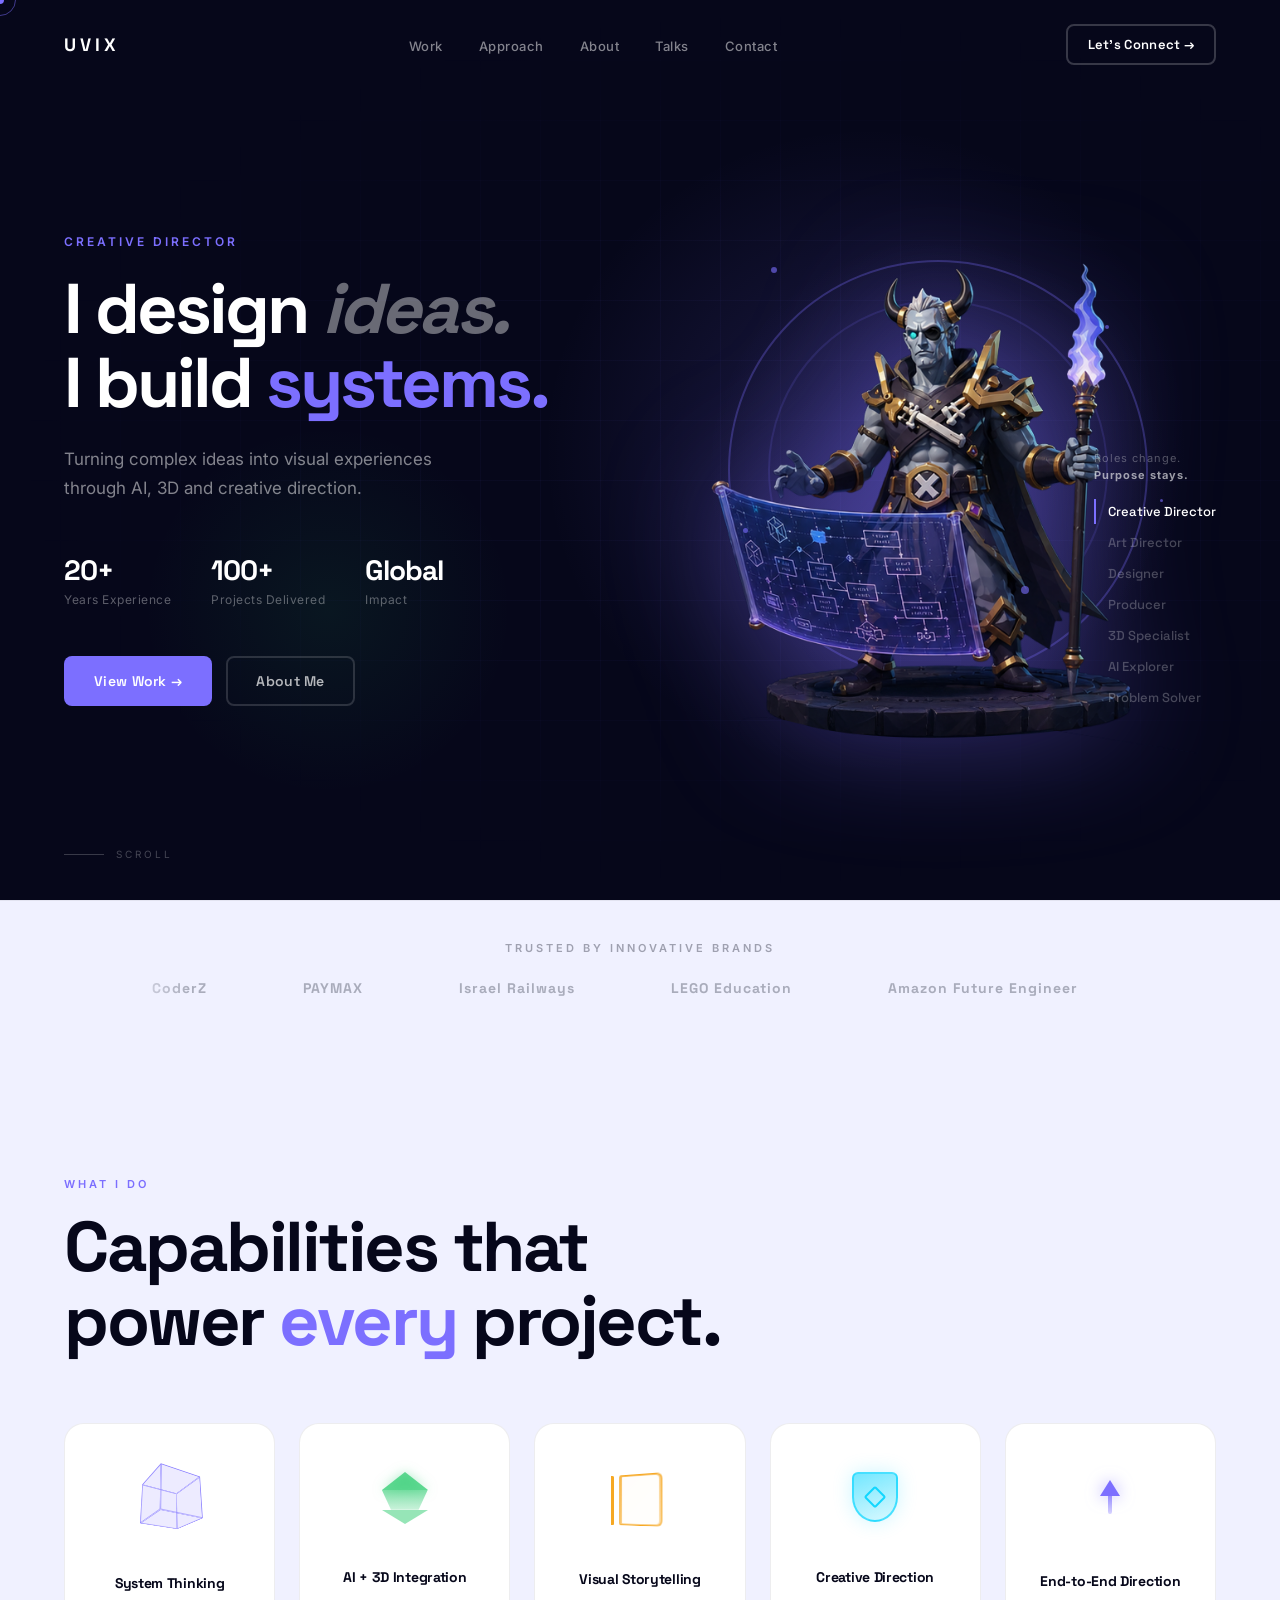
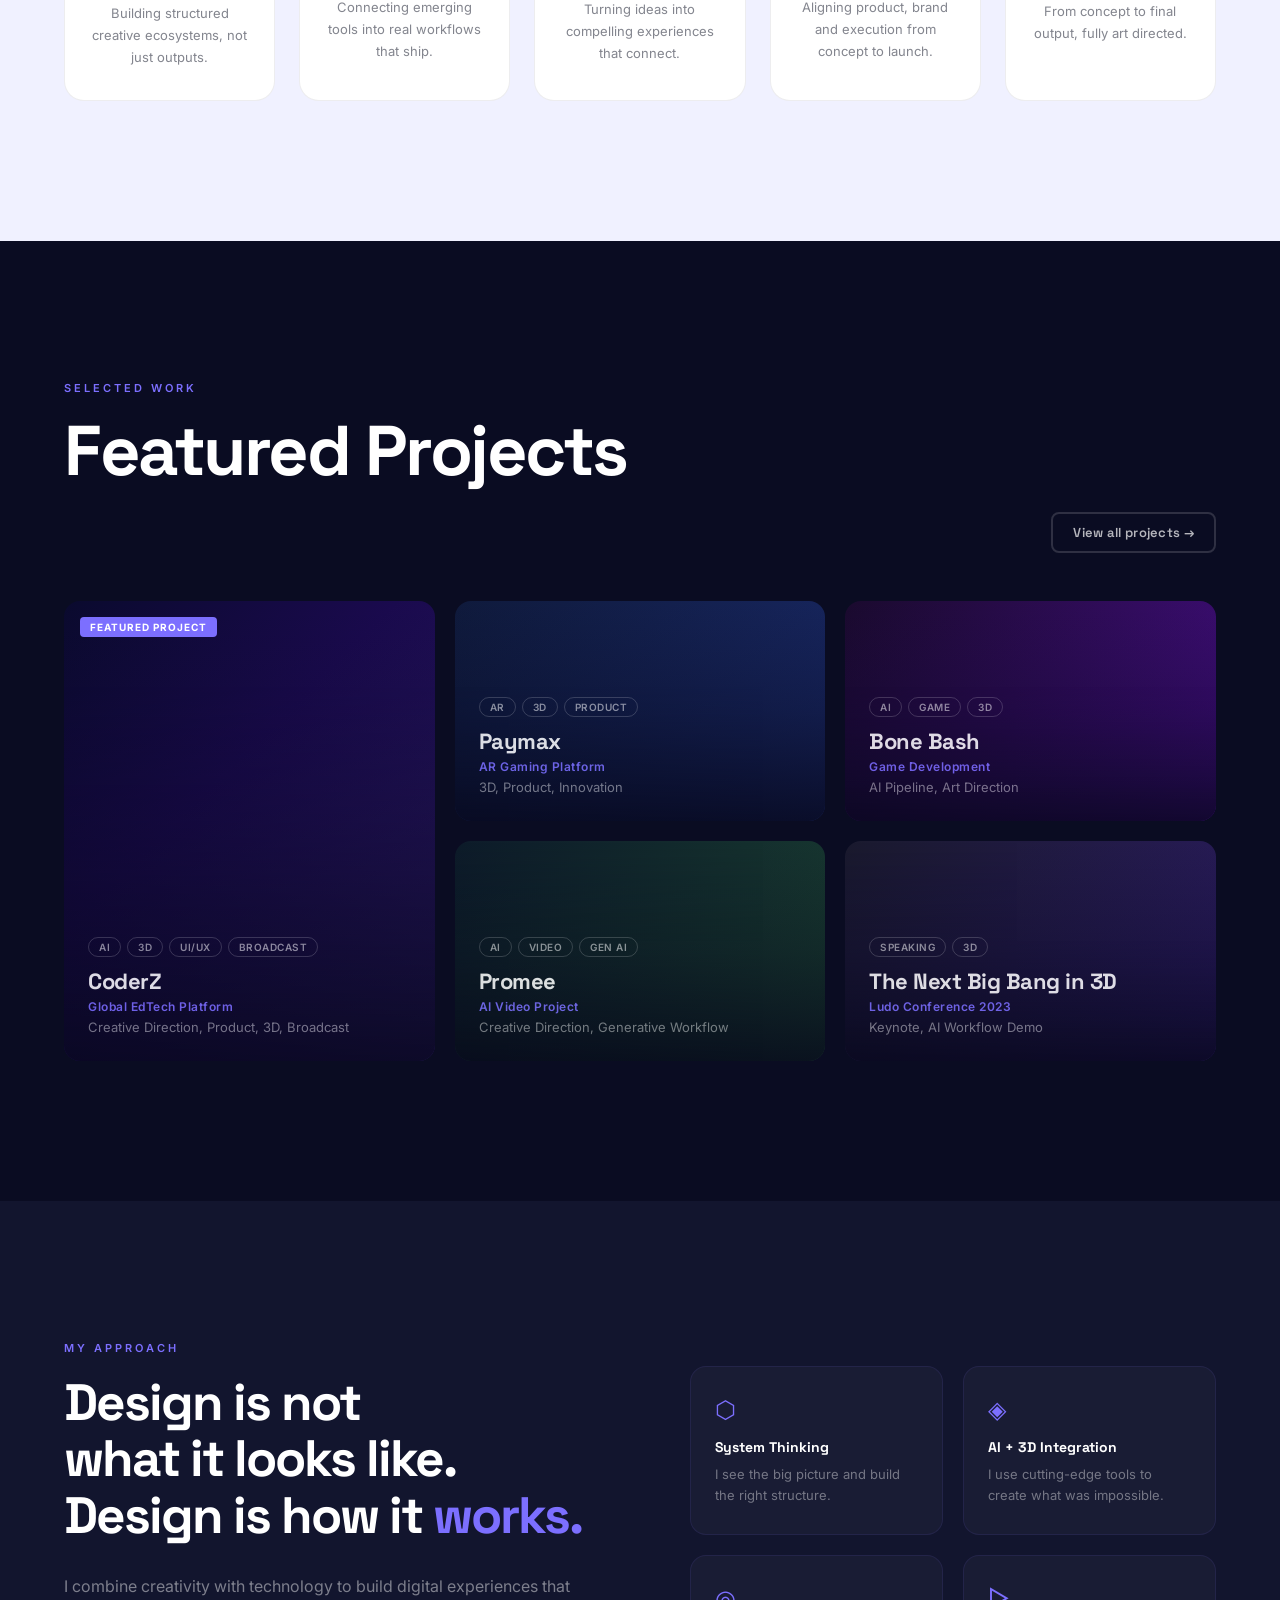
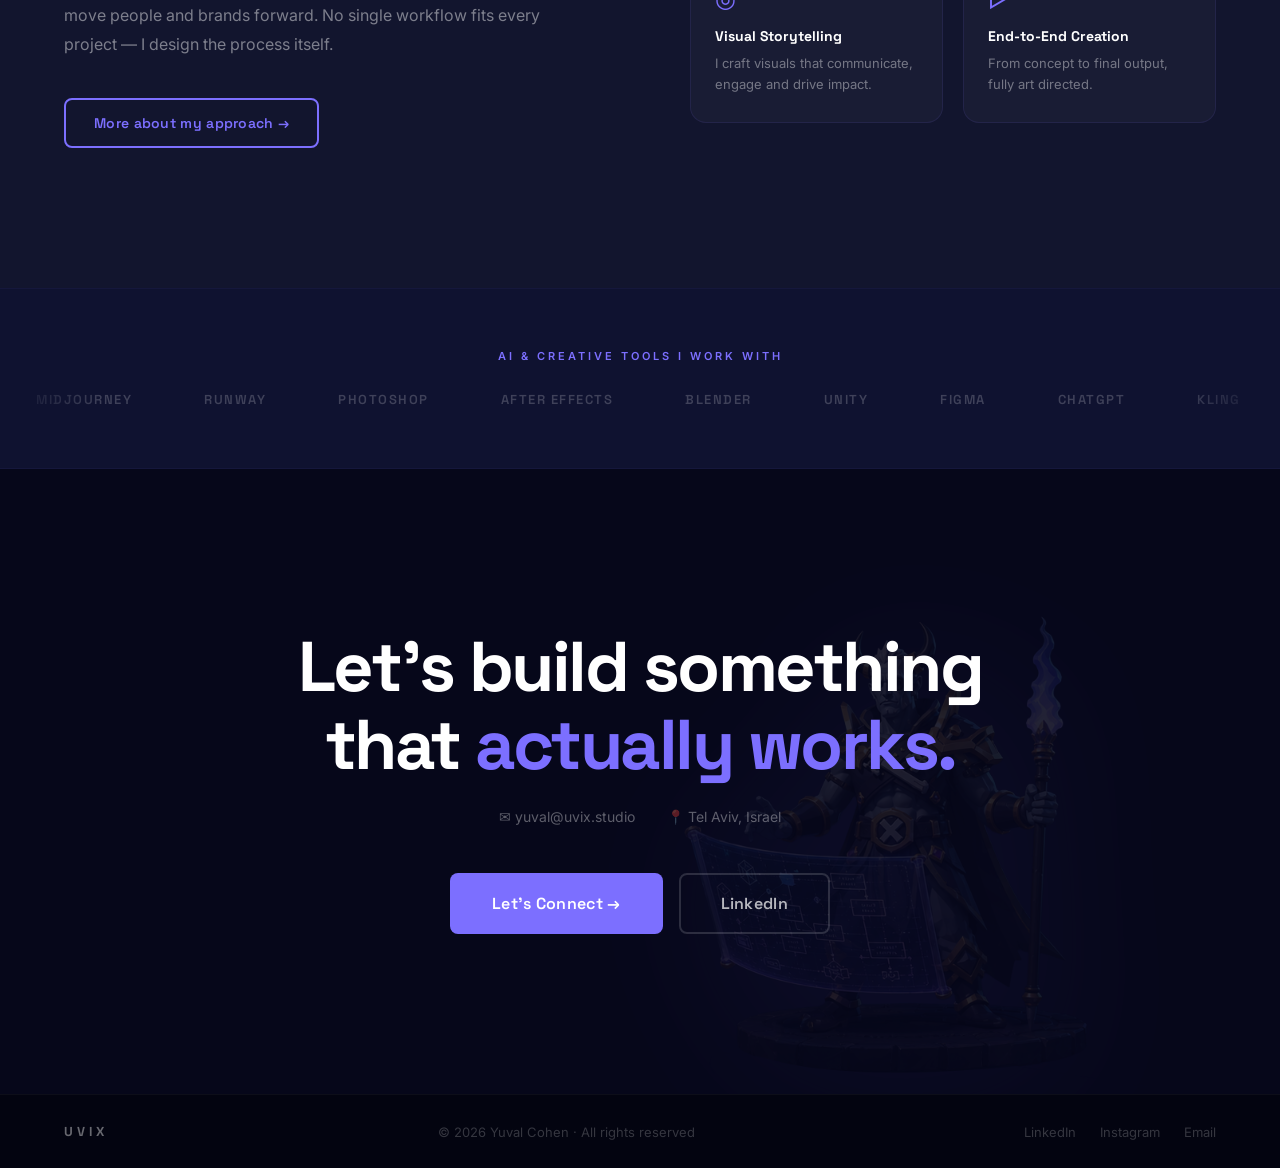
<file: index2.html>
<!DOCTYPE html>
<html lang="en">
<head>
  <meta charset="UTF-8" />
  <meta name="viewport" content="width=device-width, initial-scale=1.0" />
  <title>Yuval Cohen — Creative Director</title>
  <link rel="preconnect" href="https://fonts.googleapis.com" />
  <link rel="preconnect" href="https://fonts.gstatic.com" crossorigin />
  <link href="https://fonts.googleapis.com/css2?family=Space+Grotesk:wght@300;400;500;600;700;800&family=Inter:wght@300;400;500;600&display=swap" rel="stylesheet" />
  <link rel="stylesheet" href="style2.css" />
</head>
<body>

  <!-- CUSTOM CURSOR -->
  <div class="cursor" id="cursor"></div>
  <div class="cursor-follower" id="cursor-follower"></div>

  <!-- NAV -->
  <nav class="nav" id="nav">
    <div class="nav-logo">UVIX</div>
    <ul class="nav-links">
      <li><a href="#work">Work</a></li>
      <li><a href="#approach">Approach</a></li>
      <li><a href="#about">About</a></li>
      <li><a href="#talks">Talks</a></li>
      <li><a href="#contact">Contact</a></li>
    </ul>
    <a href="mailto:yuval@uvixstudio.com" class="btn btn--nav">Let's Connect →</a>
  </nav>

  <!-- ===================== HERO ===================== -->
  <section class="hero" id="hero">

    <!-- Background layers -->
    <div class="hero-bg">
      <div class="hero-bg__glow hero-bg__glow--1"></div>
      <div class="hero-bg__glow hero-bg__glow--2"></div>
      <div class="hero-bg__grid"></div>
    </div>

    <!-- Left: Text -->
    <div class="hero-content">
      <p class="hero-eyebrow" data-reveal>CREATIVE DIRECTOR</p>
      <h1 class="hero-headline" data-reveal>
        <span class="hero-headline__line">I design <em>ideas.</em></span>
        <span class="hero-headline__line">I build <em class="accent">systems.</em></span>
      </h1>
      <p class="hero-sub" data-reveal>
        Turning complex ideas into visual experiences<br/>through AI, 3D and creative direction.
      </p>

      <!-- Stats row -->
      <div class="hero-stats" data-reveal>
        <div class="stat">
          <span class="stat__num">20+</span>
          <span class="stat__label">Years Experience</span>
        </div>
        <div class="stat">
          <span class="stat__num">100+</span>
          <span class="stat__label">Projects Delivered</span>
        </div>
        <div class="stat">
          <span class="stat__num">Global</span>
          <span class="stat__label">Impact</span>
        </div>
      </div>

      <div class="hero-actions" data-reveal>
        <a href="#work" class="btn btn--primary">View Work →</a>
        <a href="#about" class="btn btn--ghost">About Me</a>
      </div>
    </div>

    <!-- Right: Character stage -->
    <div class="hero-char-stage" id="hero-char-stage">
      <!-- Portal glow -->
      <div class="portal-ring"></div>
      <div class="portal-ring portal-ring--2"></div>
      <div class="portal-glow"></div>

      <!-- Characters (scroll-driven) -->
      <img src="assets/characters/architect.png"
           alt="The Architect" class="hero-char hero-char--active" id="hc-0"
           onerror="this.style.display='none'" />
      <img src="assets/characters/alchemist-cut.png"
           alt="The Alchemist" class="hero-char" id="hc-1"
           onerror="this.style.display='none'" />
      <img src="assets/characters/engineer-cut.png"
           alt="The Engineer" class="hero-char" id="hc-2"
           onerror="this.style.display='none'" />
      <img src="assets/characters/storyteller-cut.png"
           alt="The Storyteller" class="hero-char" id="hc-3"
           onerror="this.style.display='none'" />

      <!-- Floating particles -->
      <div class="particle" style="--x:20%;--y:15%;--s:6px;--d:2.1s"></div>
      <div class="particle" style="--x:80%;--y:25%;--s:4px;--d:3.4s"></div>
      <div class="particle" style="--x:65%;--y:70%;--s:8px;--d:1.8s"></div>
      <div class="particle" style="--x:15%;--y:60%;--s:5px;--d:2.7s"></div>
      <div class="particle" style="--x:90%;--y:55%;--s:3px;--d:4.1s"></div>
    </div>

    <!-- Roles sidebar -->
    <div class="roles-sidebar" data-reveal>
      <p class="roles-sidebar__label">Roles change.<br/><strong>Purpose stays.</strong></p>
      <ul class="roles-list" id="roles-list">
        <li class="role-item role-item--active" data-role="0">Creative Director</li>
        <li class="role-item" data-role="1">Art Director</li>
        <li class="role-item" data-role="2">Designer</li>
        <li class="role-item" data-role="3">Producer</li>
        <li class="role-item" data-role="4">3D Specialist</li>
        <li class="role-item" data-role="5">AI Explorer</li>
        <li class="role-item" data-role="6">Problem Solver</li>
      </ul>
    </div>

    <!-- Scroll hint -->
    <div class="scroll-hint">
      <span class="scroll-hint__line"></span>
      <span class="scroll-hint__text">SCROLL</span>
    </div>

  </section>

  <!-- ===================== TRUSTED BY ===================== -->
  <section class="trusted">
    <div class="trusted__inner">
      <p class="trusted__label">TRUSTED BY INNOVATIVE BRANDS</p>
      <div class="logo-track-wrap">
        <div class="logo-track">
          <span class="logo-item logo-item--text">CoderZ</span>
          <span class="logo-item logo-item--text">PAYMAX</span>
          <span class="logo-item logo-item--text">Israel Railways</span>
          <span class="logo-item logo-item--text">LEGO Education</span>
          <span class="logo-item logo-item--text">Amazon Future Engineer</span>
          <span class="logo-item logo-item--text">New York Lottery</span>
          <span class="logo-item logo-item--text">Promee</span>
          <!-- duplicate -->
          <span class="logo-item logo-item--text">CoderZ</span>
          <span class="logo-item logo-item--text">PAYMAX</span>
          <span class="logo-item logo-item--text">Israel Railways</span>
          <span class="logo-item logo-item--text">LEGO Education</span>
          <span class="logo-item logo-item--text">Amazon Future Engineer</span>
          <span class="logo-item logo-item--text">New York Lottery</span>
          <span class="logo-item logo-item--text">Promee</span>
        </div>
      </div>
    </div>
  </section>

  <!-- ===================== WHAT I DO ===================== -->
  <section class="section section--light" id="about">
    <div class="container">
      <p class="section-eyebrow" data-reveal>WHAT I DO</p>
      <h2 class="section-title" data-reveal>
        Capabilities that<br/>power <em class="accent">every</em> project.
      </h2>
      <div class="capabilities-grid">

        <div class="cap-card" data-reveal>
          <div class="cap-icon cap-icon--systems">
            <div class="icon3d-cube">
              <div class="f f-front"></div><div class="f f-back"></div>
              <div class="f f-left"></div><div class="f f-right"></div>
              <div class="f f-top"></div><div class="f f-bottom"></div>
            </div>
          </div>
          <h3 class="cap-title">System Thinking</h3>
          <p class="cap-desc">Building structured creative ecosystems, not just outputs.</p>
        </div>

        <div class="cap-card" data-reveal>
          <div class="cap-icon cap-icon--ai">
            <div class="icon3d-gem">
              <div class="gem-t"></div>
              <div class="gem-m"></div>
              <div class="gem-b"></div>
            </div>
          </div>
          <h3 class="cap-title">AI + 3D Integration</h3>
          <p class="cap-desc">Connecting emerging tools into real workflows that ship.</p>
        </div>

        <div class="cap-card" data-reveal>
          <div class="cap-icon cap-icon--story">
            <div class="icon3d-book">
              <div class="book-cover"></div>
              <div class="book-page book-page--1"></div>
              <div class="book-page book-page--2"></div>
              <div class="book-spine"></div>
            </div>
          </div>
          <h3 class="cap-title">Visual Storytelling</h3>
          <p class="cap-desc">Turning ideas into compelling experiences that connect.</p>
        </div>

        <div class="cap-card" data-reveal>
          <div class="cap-icon cap-icon--direction">
            <div class="icon3d-shield">
              <div class="shield-b"></div>
              <div class="shield-e"></div>
            </div>
          </div>
          <h3 class="cap-title">Creative Direction</h3>
          <p class="cap-desc">Aligning product, brand and execution from concept to launch.</p>
        </div>

        <div class="cap-card" data-reveal>
          <div class="cap-icon cap-icon--execution">
            <div class="icon3d-arrow">
              <div class="arrow-shaft"></div>
              <div class="arrow-head"></div>
            </div>
          </div>
          <h3 class="cap-title">End-to-End Direction</h3>
          <p class="cap-desc">From concept to final output, fully art directed.</p>
        </div>

      </div>
    </div>
  </section>

  <!-- ===================== SELECTED WORK ===================== -->
  <section class="section section--dark" id="work">
    <div class="container">
      <div class="section-header">
        <div>
          <p class="section-eyebrow" data-reveal>SELECTED WORK</p>
          <h2 class="section-title section-title--white" data-reveal>Featured Projects</h2>
        </div>
        <a href="#" class="btn btn--ghost btn--sm">View all projects →</a>
      </div>

      <div class="projects-grid">

        <!-- CoderZ — featured large -->
        <div class="proj-card proj-card--featured" data-reveal>
          <div class="proj-card__img proj-card__img--coderz"></div>
          <div class="proj-card__overlay">
            <div class="proj-card__tags">
              <span class="tag">AI</span><span class="tag">3D</span>
              <span class="tag">UI/UX</span><span class="tag">BROADCAST</span>
            </div>
            <h3 class="proj-card__title">CoderZ</h3>
            <p class="proj-card__role">Global EdTech Platform</p>
            <p class="proj-card__desc">Creative Direction, Product, 3D, Broadcast</p>
            <span class="proj-card__arrow">↗</span>
          </div>
          <div class="proj-card__badge">FEATURED PROJECT</div>
        </div>

        <!-- Paymax -->
        <div class="proj-card" data-reveal>
          <div class="proj-card__img proj-card__img--paymax"></div>
          <div class="proj-card__overlay">
            <div class="proj-card__tags">
              <span class="tag">AR</span><span class="tag">3D</span><span class="tag">PRODUCT</span>
            </div>
            <h3 class="proj-card__title">Paymax</h3>
            <p class="proj-card__role">AR Gaming Platform</p>
            <p class="proj-card__desc">3D, Product, Innovation</p>
            <span class="proj-card__arrow">↗</span>
          </div>
        </div>

        <!-- Bone Bash -->
        <div class="proj-card" data-reveal>
          <div class="proj-card__img proj-card__img--bonebash"></div>
          <div class="proj-card__overlay">
            <div class="proj-card__tags">
              <span class="tag">AI</span><span class="tag">GAME</span><span class="tag">3D</span>
            </div>
            <h3 class="proj-card__title">Bone Bash</h3>
            <p class="proj-card__role">Game Development</p>
            <p class="proj-card__desc">AI Pipeline, Art Direction</p>
            <span class="proj-card__arrow">↗</span>
          </div>
        </div>

        <!-- Promee -->
        <div class="proj-card" data-reveal>
          <div class="proj-card__img proj-card__img--promee"></div>
          <div class="proj-card__overlay">
            <div class="proj-card__tags">
              <span class="tag">AI</span><span class="tag">VIDEO</span><span class="tag">GEN AI</span>
            </div>
            <h3 class="proj-card__title">Promee</h3>
            <p class="proj-card__role">AI Video Project</p>
            <p class="proj-card__desc">Creative Direction, Generative Workflow</p>
            <span class="proj-card__arrow">↗</span>
          </div>
        </div>

        <!-- Talk -->
        <div class="proj-card" data-reveal>
          <div class="proj-card__img proj-card__img--talk"></div>
          <div class="proj-card__overlay">
            <div class="proj-card__tags">
              <span class="tag">SPEAKING</span><span class="tag">3D</span>
            </div>
            <h3 class="proj-card__title">The Next Big Bang in 3D</h3>
            <p class="proj-card__role">Ludo Conference 2023</p>
            <p class="proj-card__desc">Keynote, AI Workflow Demo</p>
            <span class="proj-card__arrow">↗</span>
          </div>
        </div>

      </div>
    </div>
  </section>

  <!-- ===================== APPROACH ===================== -->
  <section class="section section--mid" id="approach">
    <div class="container approach-grid">
      <div class="approach-left" data-reveal>
        <p class="section-eyebrow">MY APPROACH</p>
        <h2 class="approach-title">
          Design is not<br/>what it looks like.<br/>
          Design is how it <em class="accent">works.</em>
        </h2>
        <p class="approach-body">
          I combine creativity with technology to build digital experiences that move people and brands forward. No single workflow fits every project — I design the process itself.
        </p>
        <a href="#contact" class="btn btn--outline">More about my approach →</a>
      </div>
      <div class="approach-right" data-reveal>
        <div class="approach-card">
          <div class="approach-card__icon">⬡</div>
          <h4>System Thinking</h4>
          <p>I see the big picture and build the right structure.</p>
        </div>
        <div class="approach-card">
          <div class="approach-card__icon">◈</div>
          <h4>AI + 3D Integration</h4>
          <p>I use cutting-edge tools to create what was impossible.</p>
        </div>
        <div class="approach-card">
          <div class="approach-card__icon">◎</div>
          <h4>Visual Storytelling</h4>
          <p>I craft visuals that communicate, engage and drive impact.</p>
        </div>
        <div class="approach-card">
          <div class="approach-card__icon">▷</div>
          <h4>End-to-End Creation</h4>
          <p>From concept to final output, fully art directed.</p>
        </div>
      </div>
    </div>
  </section>

  <!-- ===================== TOOLS ===================== -->
  <section class="tools-section">
    <div class="container">
      <p class="section-eyebrow text-center" data-reveal>AI & CREATIVE TOOLS I WORK WITH</p>
    </div>
    <div class="tools-track-wrap">
      <div class="tools-track">
        <span class="tool-item">Midjourney</span>
        <span class="tool-item">Runway</span>
        <span class="tool-item">Photoshop</span>
        <span class="tool-item">After Effects</span>
        <span class="tool-item">Blender</span>
        <span class="tool-item">Unity</span>
        <span class="tool-item">Figma</span>
        <span class="tool-item">ChatGPT</span>
        <span class="tool-item">Kling</span>
        <span class="tool-item">Sora</span>
        <span class="tool-item">Spline</span>
        <span class="tool-item">DaVinci Resolve</span>
        <span class="tool-item">Cursor</span>
        <span class="tool-item">Claude</span>
        <!-- duplicate -->
        <span class="tool-item">Midjourney</span>
        <span class="tool-item">Runway</span>
        <span class="tool-item">Photoshop</span>
        <span class="tool-item">After Effects</span>
        <span class="tool-item">Blender</span>
        <span class="tool-item">Unity</span>
        <span class="tool-item">Figma</span>
        <span class="tool-item">ChatGPT</span>
        <span class="tool-item">Kling</span>
        <span class="tool-item">Sora</span>
        <span class="tool-item">Spline</span>
        <span class="tool-item">DaVinci Resolve</span>
        <span class="tool-item">Cursor</span>
        <span class="tool-item">Claude</span>
      </div>
    </div>
  </section>

  <!-- ===================== CTA ===================== -->
  <section class="cta-section" id="contact">
    <div class="cta-section__bg">
      <div class="cta-char-wrap">
        <img src="assets/characters/architect.png" alt="" class="cta-char"
          onerror="this.style.display='none'" />
      </div>
    </div>
    <div class="container cta-content">
      <h2 class="cta-title" data-reveal>
        Let's build something<br/>that <em class="accent">actually works.</em>
      </h2>
      <div class="cta-meta">
        <span>✉ yuval@uvix.studio</span>
        <span>📍 Tel Aviv, Israel</span>
      </div>
      <div class="cta-actions">
        <a href="mailto:yuval@uvixstudio.com" class="btn btn--primary btn--lg">Let's Connect →</a>
        <a href="https://linkedin.com/in/meet-yuval-cohen" target="_blank" class="btn btn--ghost btn--lg">LinkedIn</a>
      </div>
    </div>
  </section>

  <!-- FOOTER -->
  <footer class="footer">
    <div class="footer__inner">
      <span class="footer__logo">UVIX</span>
      <span>© 2026 Yuval Cohen · All rights reserved</span>
      <div class="footer__links">
        <a href="https://linkedin.com/in/meet-yuval-cohen" target="_blank">LinkedIn</a>
        <a href="#">Instagram</a>
        <a href="mailto:yuval@uvixstudio.com">Email</a>
      </div>
    </div>
  </footer>

  <script src="script2.js"></script>
</body>
</html>
</file>
<file: style2.css>
﻿/* ============================================
   TOKENS
   ============================================ */
:root {
  --dark:    #06071A;
  --dark-2:  #0A0C22;
  --dark-3:  #0F1230;
  --mid:     #12152E;
  --light:   #F0F1FF;
  --white:   #FFFFFF;
  --accent:  #7C6FFF;
  --accent-2:#A78BFA;
  --accent-g:#2ECC71;
  --font-head:'Space Grotesk',sans-serif;
  --font-body:'Inter',sans-serif;
  --ease:cubic-bezier(0.4,0,0.2,1);
  --ease-out:cubic-bezier(0,0,0.2,1);
}
*,*::before,*::after{box-sizing:border-box;margin:0;padding:0}
html{scroll-behavior:smooth}
body{font-family:var(--font-body);background:var(--dark);color:var(--white);overflow-x:hidden;-webkit-font-smoothing:antialiased;cursor:none}
img{display:block;max-width:100%}
a{text-decoration:none;color:inherit}
em{font-style:normal}

/* ============================================
   CUSTOM CURSOR
   ============================================ */
.cursor{position:fixed;width:8px;height:8px;background:var(--accent);border-radius:50%;pointer-events:none;z-index:9999;transform:translate(-50%,-50%);transition:transform 0.1s,background 0.2s}
.cursor-follower{position:fixed;width:32px;height:32px;border:1.5px solid rgba(124,111,255,0.5);border-radius:50%;pointer-events:none;z-index:9998;transform:translate(-50%,-50%);transition:transform 0.15s var(--ease),width 0.3s,height 0.3s,border-color 0.3s}
body:has(a:hover) .cursor-follower,body:has(.btn:hover) .cursor-follower{width:48px;height:48px;border-color:var(--accent)}

/* ============================================
   NAV
   ============================================ */
.nav{position:fixed;top:0;left:0;right:0;z-index:200;display:flex;align-items:center;justify-content:space-between;padding:24px 64px;transition:background 0.4s,padding 0.4s}
.nav.scrolled{background:rgba(6,7,26,0.92);backdrop-filter:blur(20px);padding:16px 64px;border-bottom:1px solid rgba(124,111,255,0.08)}
.nav-logo{font-family:var(--font-head);font-size:18px;font-weight:800;color:var(--white);letter-spacing:4px}
.nav-links{display:flex;gap:36px;list-style:none}
.nav-links a{color:rgba(255,255,255,0.5);font-size:13px;font-weight:500;letter-spacing:0.5px;transition:color 0.2s;position:relative}
.nav-links a::after{content:'';position:absolute;bottom:-2px;left:0;width:0;height:1px;background:var(--accent);transition:width 0.3s}
.nav-links a:hover{color:var(--white)}
.nav-links a:hover::after{width:100%}

/* ============================================
   BUTTONS
   ============================================ */
.btn{display:inline-flex;align-items:center;gap:8px;padding:14px 28px;font-family:var(--font-head);font-size:14px;font-weight:600;letter-spacing:0.3px;border-radius:8px;border:2px solid transparent;cursor:none;transition:all 0.25s var(--ease)}
.btn--primary{background:var(--accent);color:var(--white)}
.btn--primary:hover{background:var(--accent-2);transform:translateY(-2px);box-shadow:0 12px 40px rgba(124,111,255,0.4)}
.btn--ghost{background:transparent;border-color:rgba(255,255,255,0.15);color:rgba(255,255,255,0.7)}
.btn--ghost:hover{border-color:rgba(255,255,255,0.5);color:var(--white)}
.btn--outline{background:transparent;border-color:var(--accent);color:var(--accent)}
.btn--outline:hover{background:var(--accent);color:var(--white)}
.btn--nav{background:transparent;border-color:rgba(255,255,255,0.2);color:var(--white);font-size:13px;padding:10px 20px}
.btn--nav:hover{border-color:var(--accent);color:var(--accent)}
.btn--sm{padding:10px 20px;font-size:13px}
.btn--lg{padding:18px 40px;font-size:16px}
/* ============================================
   HERO
   ============================================ */
.hero{position:relative;min-height:100vh;display:grid;grid-template-columns:1fr 1fr;align-items:center;padding:120px 64px 80px;gap:40px;overflow:hidden}

/* Background */
.hero-bg{position:absolute;inset:0;pointer-events:none;z-index:0}
.hero-bg__glow--1{position:absolute;width:700px;height:700px;border-radius:50%;background:radial-gradient(circle,rgba(124,111,255,0.18) 0%,transparent 65%);top:50%;right:5%;transform:translateY(-50%)}
.hero-bg__glow--2{position:absolute;width:400px;height:400px;border-radius:50%;background:radial-gradient(circle,rgba(46,204,113,0.08) 0%,transparent 65%);bottom:10%;left:10%}
.hero-bg__grid{position:absolute;inset:0;background-image:linear-gradient(rgba(124,111,255,0.04) 1px,transparent 1px),linear-gradient(90deg,rgba(124,111,255,0.04) 1px,transparent 1px);background-size:60px 60px;mask-image:radial-gradient(ellipse at 60% 50%,black 30%,transparent 70%)}

/* Content */
.hero-content{position:relative;z-index:2}
.hero-eyebrow{font-size:12px;font-weight:600;letter-spacing:3px;color:var(--accent);margin-bottom:24px;opacity:0;transform:translateY(20px);transition:opacity 0.7s var(--ease),transform 0.7s var(--ease)}
.hero-eyebrow.revealed{opacity:1;transform:none}
.hero-headline{font-family:var(--font-head);font-size:clamp(52px,5.5vw,80px);font-weight:800;line-height:1.05;letter-spacing:-3px;margin-bottom:24px}
.hero-headline__line{display:block;opacity:0;transform:translateY(30px);transition:opacity 0.7s var(--ease),transform 0.7s var(--ease)}
.hero-headline__line:nth-child(2){transition-delay:0.1s}
.hero-headline__line.revealed{opacity:1;transform:none}
.hero-headline em{font-style:italic;color:rgba(255,255,255,0.4)}
.hero-headline .accent{color:var(--accent);font-style:normal}
.hero-sub{font-size:17px;line-height:1.75;color:rgba(255,255,255,0.5);margin-bottom:48px;opacity:0;transform:translateY(20px);transition:opacity 0.7s 0.2s var(--ease),transform 0.7s 0.2s var(--ease)}
.hero-sub.revealed{opacity:1;transform:none}

/* Stats */
.hero-stats{display:flex;gap:40px;margin-bottom:48px;opacity:0;transform:translateY(20px);transition:opacity 0.7s 0.3s var(--ease),transform 0.7s 0.3s var(--ease)}
.hero-stats.revealed{opacity:1;transform:none}
.stat__num{display:block;font-family:var(--font-head);font-size:28px;font-weight:800;color:var(--white);letter-spacing:-1px}
.stat__label{font-size:12px;color:rgba(255,255,255,0.35);letter-spacing:0.5px}

.hero-actions{display:flex;gap:14px;flex-wrap:wrap;opacity:0;transform:translateY(20px);transition:opacity 0.7s 0.4s var(--ease),transform 0.7s 0.4s var(--ease)}
.hero-actions.revealed{opacity:1;transform:none}

/* Character stage */
.hero-char-stage{position:relative;z-index:2;display:flex;justify-content:center;align-items:flex-end;height:580px}
.portal-ring{position:absolute;width:420px;height:420px;border-radius:50%;border:2px solid rgba(124,111,255,0.3);top:50%;left:50%;transform:translate(-50%,-50%);animation:portalPulse 4s ease-in-out infinite}
.portal-ring--2{width:340px;height:340px;border-color:rgba(124,111,255,0.15);animation-delay:2s}
@keyframes portalPulse{0%,100%{transform:translate(-50%,-50%) scale(1);opacity:0.6}50%{transform:translate(-50%,-50%) scale(1.05);opacity:1}}
.portal-glow{position:absolute;width:500px;height:500px;border-radius:50%;background:radial-gradient(circle,rgba(124,111,255,0.2) 0%,transparent 65%);top:50%;left:50%;transform:translate(-50%,-50%);pointer-events:none}
.hero-char{position:absolute;bottom:0;left:50%;transform:translateX(-50%);height:520px;object-fit:contain;filter:drop-shadow(0 0 60px rgba(124,111,255,0.4));opacity:0;transition:opacity 0.8s var(--ease),transform 0.8s var(--ease);transform:translateX(-50%) translateY(20px)}
.hero-char--active{opacity:1;transform:translateX(-50%) translateY(0)}

/* Particles */
.particle{position:absolute;width:var(--s);height:var(--s);border-radius:50%;background:var(--accent);left:var(--x);top:var(--y);opacity:0.6;animation:floatParticle var(--d) ease-in-out infinite alternate}
@keyframes floatParticle{from{transform:translateY(0) scale(1)}to{transform:translateY(-20px) scale(0.6);opacity:0.2}}

/* Roles sidebar */
.roles-sidebar{position:absolute;right:64px;top:50%;transform:translateY(-50%);z-index:3;opacity:0;transition:opacity 0.7s 0.5s var(--ease)}
.roles-sidebar.revealed{opacity:1}
.roles-sidebar__label{font-size:11px;color:rgba(255,255,255,0.3);letter-spacing:1px;margin-bottom:16px;line-height:1.5}
.roles-sidebar__label strong{color:rgba(255,255,255,0.6)}
.roles-list{list-style:none;display:flex;flex-direction:column;gap:6px}
.role-item{font-family:var(--font-head);font-size:13px;font-weight:500;color:rgba(255,255,255,0.25);padding:4px 0 4px 12px;border-left:2px solid transparent;cursor:none;transition:all 0.3s}
.role-item--active{color:var(--white);border-left-color:var(--accent)}
.role-item:hover{color:rgba(255,255,255,0.7)}

/* Scroll hint */
.scroll-hint{position:absolute;bottom:40px;left:64px;display:flex;align-items:center;gap:12px;z-index:3}
.scroll-hint__line{display:block;width:40px;height:1px;background:rgba(255,255,255,0.2);position:relative;overflow:hidden}
.scroll-hint__line::after{content:'';position:absolute;top:0;left:-100%;width:100%;height:100%;background:var(--accent);animation:scrollLine 2s ease-in-out infinite}
@keyframes scrollLine{0%{left:-100%}100%{left:100%}}
.scroll-hint__text{font-size:10px;letter-spacing:3px;color:rgba(255,255,255,0.25)}
/* ============================================
   TRUSTED / LOGO STRIP
   ============================================ */
.trusted{background:var(--light);padding:40px 0;border-top:1px solid rgba(0,0,0,0.06)}
.trusted__inner{max-width:1200px;margin:0 auto;padding:0 64px}
.trusted__label{font-size:11px;font-weight:600;letter-spacing:3px;color:rgba(8,12,30,0.35);text-align:center;margin-bottom:24px}
.logo-track-wrap{overflow:hidden;mask-image:linear-gradient(to right,transparent 0%,black 8%,black 92%,transparent 100%);-webkit-mask-image:linear-gradient(to right,transparent 0%,black 8%,black 92%,transparent 100%)}
.logo-track{display:flex;width:max-content;animation:marquee 30s linear infinite}
.logo-item--text{font-family:var(--font-head);font-size:14px;font-weight:700;letter-spacing:1px;color:rgba(8,12,30,0.3);padding:0 48px;white-space:nowrap;transition:color 0.3s}
.logo-item--text:hover{color:rgba(8,12,30,0.7)}
@keyframes marquee{from{transform:translateX(0)}to{transform:translateX(-50%)}}

/* ============================================
   SECTIONS
   ============================================ */
.section{padding:140px 64px}
.section--light{background:var(--light);color:var(--dark)}
.section--dark{background:var(--dark-2)}
.section--mid{background:var(--mid)}
.container{max-width:1200px;margin:0 auto}
.text-center{text-align:center}
.section-eyebrow{font-size:11px;font-weight:600;letter-spacing:3px;color:var(--accent);margin-bottom:20px;opacity:0;transform:translateY(16px);transition:opacity 0.6s var(--ease),transform 0.6s var(--ease)}
.section-eyebrow.revealed{opacity:1;transform:none}
.section-title{font-family:var(--font-head);font-size:clamp(44px,5.5vw,72px);font-weight:800;letter-spacing:-2.5px;line-height:1.05;margin-bottom:64px;opacity:0;transform:translateY(24px);transition:opacity 0.7s 0.1s var(--ease),transform 0.7s 0.1s var(--ease)}
.section-title.revealed{opacity:1;transform:none}
.section-title--white{color:var(--white)}
.section-title .accent{color:var(--accent)}
.section-header{display:flex;justify-content:space-between;align-items:flex-end;margin-bottom:0}

/* ============================================
   CAPABILITIES
   ============================================ */
.capabilities-grid{display:grid;grid-template-columns:repeat(5,1fr);gap:24px}
.cap-card{background:var(--white);border:1px solid rgba(8,12,30,0.07);border-radius:20px;padding:40px 24px 32px;text-align:center;transition:transform 0.3s var(--ease),box-shadow 0.3s;opacity:0;transform:translateY(32px);transition:opacity 0.6s var(--ease),transform 0.6s var(--ease),box-shadow 0.3s}
.cap-card.revealed{opacity:1;transform:none}
.cap-card:hover{transform:translateY(-8px);box-shadow:0 24px 60px rgba(124,111,255,0.12)}
.cap-icon{width:72px;height:72px;margin:0 auto 24px;position:relative;perspective:180px}
.cap-title{font-family:var(--font-head);font-size:14px;font-weight:700;color:var(--dark);margin-bottom:10px;letter-spacing:-0.3px}
.cap-desc{font-size:13px;color:rgba(8,12,30,0.5);line-height:1.7}

/* 3D CUBE */
.icon3d-cube{width:44px;height:44px;position:relative;transform-style:preserve-3d;transform:rotateX(20deg) rotateY(30deg);animation:spinCube 9s linear infinite;margin:14px auto 0}
@keyframes spinCube{from{transform:rotateX(20deg) rotateY(0)}to{transform:rotateX(20deg) rotateY(360deg)}}
.f{position:absolute;width:44px;height:44px;border:1.5px solid rgba(124,111,255,0.55);background:rgba(124,111,255,0.07)}
.f-front{transform:translateZ(22px)}.f-back{transform:translateZ(-22px) rotateY(180deg)}.f-left{transform:translateX(-22px) rotateY(-90deg)}.f-right{transform:translateX(22px) rotateY(90deg)}.f-top{transform:translateY(-22px) rotateX(90deg)}.f-bottom{transform:translateY(22px) rotateX(-90deg)}

/* 3D GEM */
.icon3d-gem{width:46px;margin:8px auto 0}
.gem-t{width:0;height:0;border-left:23px solid transparent;border-right:23px solid transparent;border-bottom:18px solid rgba(46,204,113,0.75);filter:drop-shadow(0 0 6px rgba(46,204,113,0.5))}
.gem-m{width:46px;height:20px;background:linear-gradient(180deg,rgba(46,204,113,0.6) 0%,rgba(46,204,113,0.25) 100%);clip-path:polygon(0 0,100% 0,80% 100%,20% 100%)}
.gem-b{width:0;height:0;border-left:23px solid transparent;border-right:23px solid transparent;border-top:14px solid rgba(46,204,113,0.5);margin:0 auto}
.cap-icon--ai{animation:gemGlow 3s ease-in-out infinite}
@keyframes gemGlow{0%,100%{filter:drop-shadow(0 0 6px rgba(46,204,113,0.2))}50%{filter:drop-shadow(0 0 18px rgba(46,204,113,0.6))}}

/* 3D BOOK */
.icon3d-book{width:46px;height:52px;position:relative;margin:10px auto 0;transform-style:preserve-3d;transform:rotateY(-20deg);animation:bookTilt 4s ease-in-out infinite alternate}
@keyframes bookTilt{from{transform:rotateY(-20deg)}to{transform:rotateY(10deg)}}
.book-cover{position:absolute;width:46px;height:52px;background:linear-gradient(135deg,rgba(245,158,11,0.7) 0%,rgba(245,158,11,0.4) 100%);border-radius:2px 6px 6px 2px;border:1.5px solid rgba(245,158,11,0.8)}
.book-spine{position:absolute;width:8px;height:52px;background:rgba(245,158,11,0.9);left:-8px;border-radius:2px 0 0 2px;transform:rotateY(-90deg) translateZ(4px)}
.book-page{position:absolute;width:40px;height:48px;background:rgba(255,255,255,0.9);top:2px;left:3px;border-radius:0 4px 4px 0}
.book-page--2{width:38px;left:4px;background:rgba(255,255,255,0.7)}

/* 3D SHIELD */
.icon3d-shield{width:46px;margin:8px auto 0;position:relative}
.shield-b{width:46px;height:50px;background:linear-gradient(160deg,rgba(0,212,255,0.55) 0%,rgba(0,212,255,0.15) 100%);border:2px solid rgba(0,212,255,0.65);border-radius:6px 6px 50% 50%;box-shadow:0 0 20px rgba(0,212,255,0.2);animation:shieldPulse 2.5s ease-in-out infinite}
@keyframes shieldPulse{0%,100%{box-shadow:0 0 10px rgba(0,212,255,0.15)}50%{box-shadow:0 0 24px rgba(0,212,255,0.45)}}
.shield-e{position:absolute;top:50%;left:50%;width:16px;height:16px;border:2px solid rgba(0,212,255,0.9);border-radius:2px;transform:translate(-50%,-50%) rotate(45deg)}

/* 3D ARROW */
.icon3d-arrow{width:46px;height:46px;margin:12px auto 0;position:relative;animation:arrowFloat 2.5s ease-in-out infinite}
@keyframes arrowFloat{0%,100%{transform:translateY(0)}50%{transform:translateY(-6px)}}
.arrow-shaft{position:absolute;bottom:8px;left:50%;transform:translateX(-50%);width:4px;height:30px;background:linear-gradient(180deg,var(--accent) 0%,rgba(124,111,255,0.3) 100%);border-radius:2px}
.arrow-head{position:absolute;top:4px;left:50%;transform:translateX(-50%);width:0;height:0;border-left:10px solid transparent;border-right:10px solid transparent;border-bottom:16px solid var(--accent);filter:drop-shadow(0 0 8px rgba(124,111,255,0.6))}
/* ============================================
   PROJECTS
   ============================================ */
.projects-grid{display:grid;grid-template-columns:repeat(3,1fr);gap:20px;margin-top:48px}
.proj-card{position:relative;border-radius:16px;overflow:hidden;cursor:none;opacity:0;transform:translateY(32px);transition:opacity 0.6s var(--ease),transform 0.6s var(--ease)}
.proj-card.revealed{opacity:1;transform:none}
.proj-card--featured{grid-column:span 1;grid-row:span 2}
.proj-card__img{width:100%;height:100%;min-height:220px;background-size:cover;background-position:center;transition:transform 0.6s var(--ease)}
.proj-card--featured .proj-card__img{min-height:100%}
.proj-card:hover .proj-card__img{transform:scale(1.05)}
.proj-card__img--coderz{background:linear-gradient(135deg,#0a0a2e 0%,#1a0a4e 40%,#2d1b69 100%);min-height:460px}
.proj-card__img--paymax{background:linear-gradient(135deg,#0f1a3c 0%,#1a2a6c 100%)}
.proj-card__img--bonebash{background:linear-gradient(135deg,#1a0a2e 0%,#4a0e8f 100%)}
.proj-card__img--promee{background:linear-gradient(135deg,#0d1b2a 0%,#1b4332 100%)}
.proj-card__img--talk{background:linear-gradient(135deg,#1a1a2e 0%,#2d1b69 100%)}
.proj-card__overlay{position:absolute;inset:0;background:linear-gradient(to top,rgba(6,7,26,0.95) 0%,rgba(6,7,26,0.4) 50%,transparent 100%);padding:24px;display:flex;flex-direction:column;justify-content:flex-end;opacity:0.85;transition:opacity 0.3s}
.proj-card:hover .proj-card__overlay{opacity:1}
.proj-card__tags{display:flex;gap:6px;flex-wrap:wrap;margin-bottom:10px}
.tag{padding:3px 10px;border:1px solid rgba(255,255,255,0.2);border-radius:20px;font-size:10px;font-weight:600;color:rgba(255,255,255,0.6);letter-spacing:0.5px}
.proj-card__title{font-family:var(--font-head);font-size:22px;font-weight:800;color:var(--white);letter-spacing:-0.5px;margin-bottom:4px}
.proj-card__role{font-size:12px;color:var(--accent);font-weight:600;letter-spacing:0.5px;margin-bottom:4px}
.proj-card__desc{font-size:13px;color:rgba(255,255,255,0.5);line-height:1.5}
.proj-card__arrow{position:absolute;top:20px;right:20px;width:36px;height:36px;border:1.5px solid rgba(255,255,255,0.2);border-radius:50%;display:flex;align-items:center;justify-content:center;font-size:16px;color:rgba(255,255,255,0.5);transition:all 0.3s;opacity:0}
.proj-card:hover .proj-card__arrow{opacity:1;border-color:var(--accent);color:var(--accent)}
.proj-card__badge{position:absolute;top:16px;left:16px;background:var(--accent);color:var(--white);font-size:10px;font-weight:700;letter-spacing:1px;padding:4px 10px;border-radius:4px}

/* ============================================
   APPROACH
   ============================================ */
.approach-grid{display:grid;grid-template-columns:1fr 1fr;gap:100px;align-items:center}
.approach-title{font-family:var(--font-head);font-size:clamp(36px,4vw,56px);font-weight:800;letter-spacing:-2px;line-height:1.1;margin-bottom:28px;color:var(--white)}
.approach-title .accent{color:var(--accent)}
.approach-body{font-size:16px;line-height:1.8;color:rgba(255,255,255,0.45);margin-bottom:40px}
.approach-right{display:grid;grid-template-columns:1fr 1fr;gap:20px}
.approach-card{background:rgba(255,255,255,0.03);border:1px solid rgba(124,111,255,0.1);border-radius:16px;padding:28px 24px;transition:border-color 0.3s,transform 0.3s}
.approach-card:hover{border-color:rgba(124,111,255,0.3);transform:translateY(-4px)}
.approach-card__icon{font-size:24px;margin-bottom:14px;color:var(--accent)}
.approach-card h4{font-family:var(--font-head);font-size:14px;font-weight:700;color:var(--white);margin-bottom:8px}
.approach-card p{font-size:13px;color:rgba(255,255,255,0.4);line-height:1.6}

/* ============================================
   TOOLS
   ============================================ */
.tools-section{padding:60px 0;background:var(--dark-3);border-top:1px solid rgba(124,111,255,0.06);border-bottom:1px solid rgba(124,111,255,0.06)}
.tools-track-wrap{overflow:hidden;margin-top:28px;mask-image:linear-gradient(to right,transparent 0%,black 8%,black 92%,transparent 100%);-webkit-mask-image:linear-gradient(to right,transparent 0%,black 8%,black 92%,transparent 100%)}
.tools-track{display:flex;width:max-content;animation:marquee 24s linear infinite reverse}
.tool-item{font-family:var(--font-head);font-size:13px;font-weight:600;letter-spacing:1.5px;text-transform:uppercase;color:rgba(255,255,255,0.2);padding:0 36px;white-space:nowrap;transition:color 0.3s}
.tool-item:hover{color:rgba(255,255,255,0.6)}

/* ============================================
   CTA
   ============================================ */
.cta-section{position:relative;background:var(--dark);padding:160px 64px;overflow:hidden;text-align:center}
.cta-section__bg{position:absolute;inset:0;pointer-events:none}
.cta-char-wrap{position:absolute;bottom:0;right:10%;opacity:0.12;pointer-events:none}
.cta-char{height:500px;object-fit:contain;filter:drop-shadow(0 0 80px rgba(124,111,255,0.5))}
.cta-content{position:relative;z-index:2}
.cta-title{font-family:var(--font-head);font-size:clamp(40px,5.5vw,72px);font-weight:800;letter-spacing:-2.5px;line-height:1.1;margin-bottom:24px}
.cta-title .accent{color:var(--accent)}
.cta-meta{display:flex;gap:32px;justify-content:center;font-size:14px;color:rgba(255,255,255,0.35);margin-bottom:48px}
.cta-actions{display:flex;gap:16px;justify-content:center;flex-wrap:wrap}

/* ============================================
   FOOTER
   ============================================ */
.footer{background:#030410;padding:28px 64px;border-top:1px solid rgba(255,255,255,0.04)}
.footer__inner{display:flex;justify-content:space-between;align-items:center;font-size:13px;color:rgba(255,255,255,0.2);flex-wrap:wrap;gap:12px}
.footer__logo{font-family:var(--font-head);font-weight:800;letter-spacing:4px;color:rgba(255,255,255,0.4)}
.footer__links{display:flex;gap:24px}
.footer__links a{color:rgba(255,255,255,0.2);transition:color 0.2s}
.footer__links a:hover{color:var(--white)}

/* ============================================
   REVEAL ANIMATION
   ============================================ */
[data-reveal]{opacity:0;transform:translateY(28px);transition:opacity 0.7s var(--ease),transform 0.7s var(--ease)}
[data-reveal].revealed{opacity:1;transform:none}

/* ============================================
   RESPONSIVE
   ============================================ */
@media(max-width:1200px){.capabilities-grid{grid-template-columns:repeat(3,1fr)}.roles-sidebar{display:none}}
@media(max-width:1024px){
  .nav{padding:20px 32px}.nav.scrolled{padding:14px 32px}
  .hero{grid-template-columns:1fr;padding:100px 32px 60px;text-align:center}
  .hero-char-stage{height:380px;order:-1}
  .hero-char{height:360px}
  .portal-ring{width:300px;height:300px}
  .portal-ring--2{width:240px;height:240px}
  .hero-stats{justify-content:center}
  .hero-actions{justify-content:center}
  .scroll-hint{left:32px}
  .section{padding:100px 32px}
  .approach-grid{grid-template-columns:1fr;gap:60px}
  .projects-grid{grid-template-columns:1fr 1fr}
  .proj-card--featured{grid-column:span 2}
  .capabilities-grid{grid-template-columns:repeat(2,1fr)}
}
@media(max-width:640px){
  .nav{padding:16px 20px}.nav-links{display:none}
  .hero{padding:80px 20px 48px}
  .hero-char{height:280px}
  .section{padding:80px 20px}
  .projects-grid{grid-template-columns:1fr}
  .proj-card--featured{grid-column:span 1}
  .capabilities-grid{grid-template-columns:1fr 1fr}
  .approach-right{grid-template-columns:1fr}
  .footer__inner{flex-direction:column;text-align:center}
  .cta-section{padding:100px 20px}
}
@media(prefers-reduced-motion:reduce){
  *{animation:none!important;transition:none!important}
  .cursor,.cursor-follower{display:none}
  body{cursor:auto}
}
</file>
